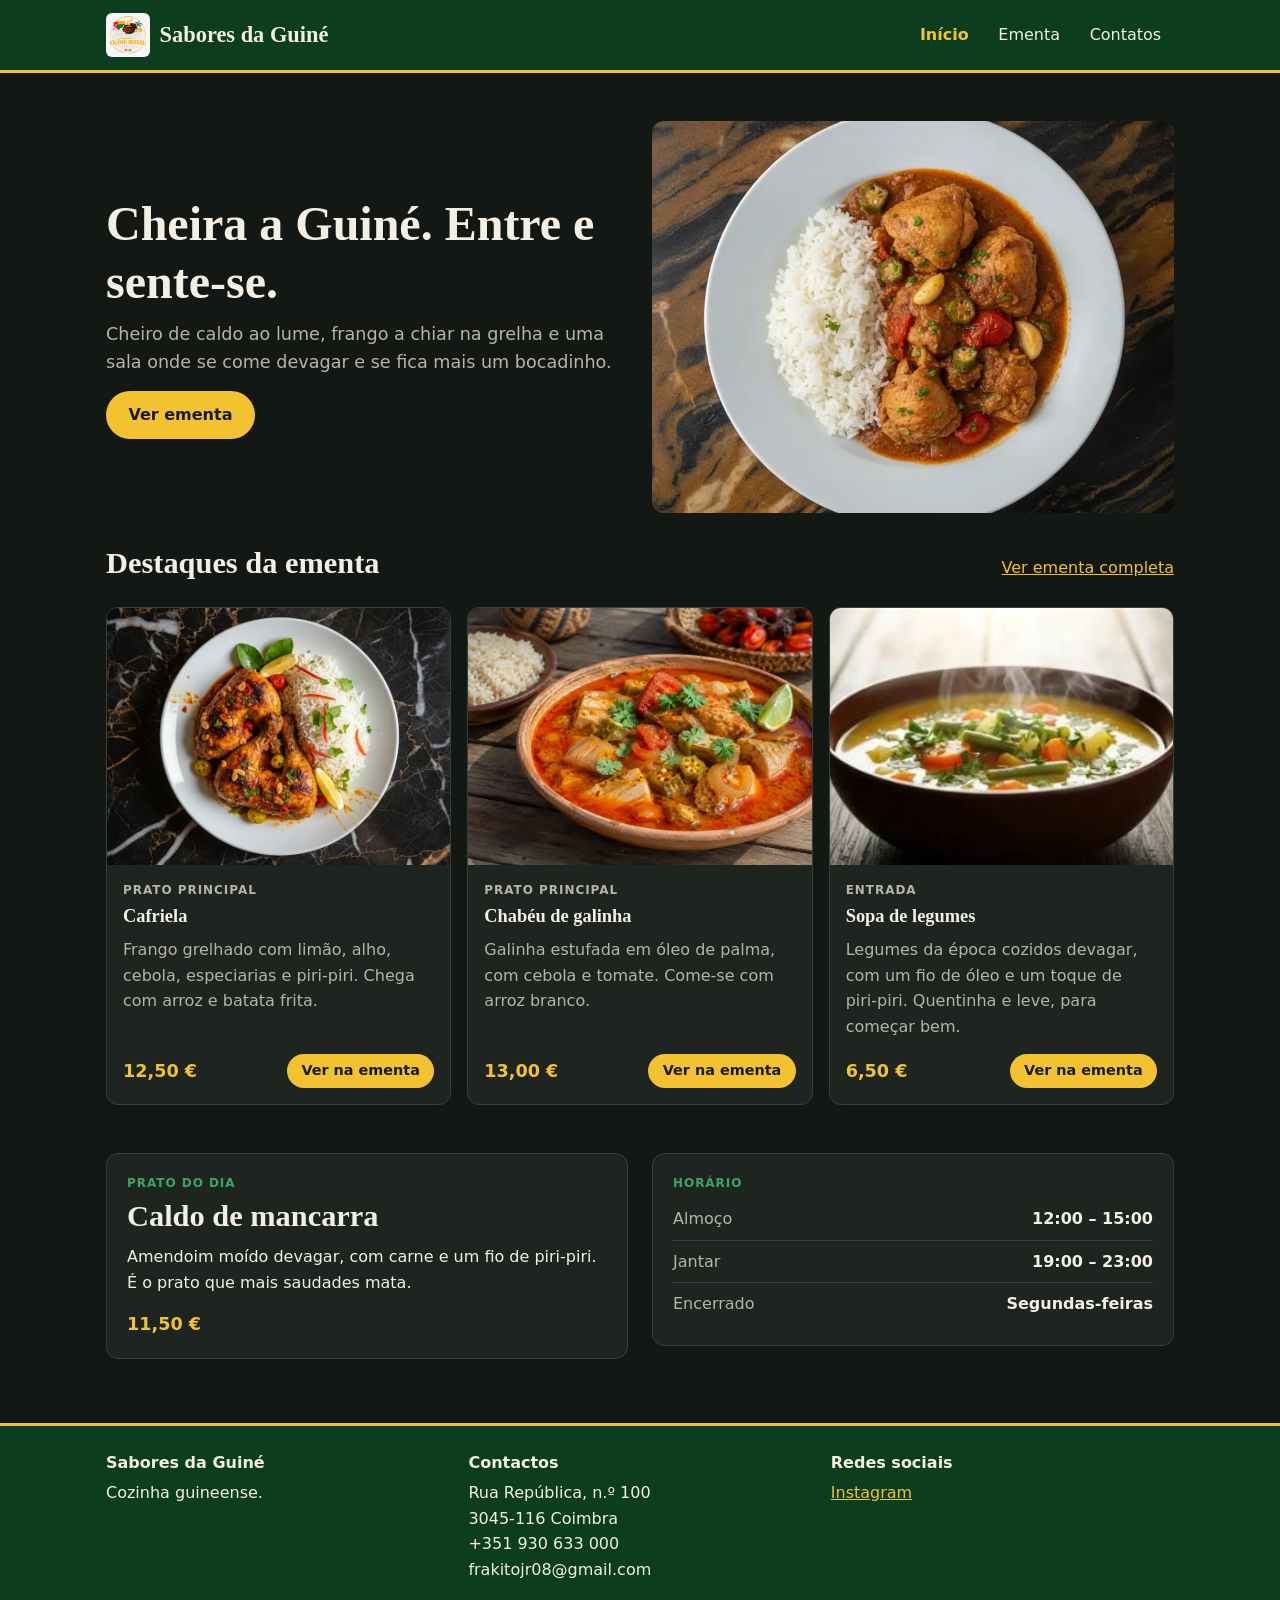
<file: index.html>
<!DOCTYPE html>
<html lang="pt">
<head>
    <meta charset="UTF-8">
    <meta name="viewport" content="width=device-width, initial-scale=1.0">
    <title>Sabores da Guiné - Cozinha guineense</title>
    <meta name="description" content="Restaurante de cozinha guineense. Veja a ementa, o prato do dia e o horário.">
    <link rel="stylesheet" href="css/styles.css">
    <script src="js/menu.js" defer></script>
</head>
<body>

    <!-- Cabeçalho (igual em todas as páginas; só muda o aria-current) -->
    <header class="cabecalho">
        <div class="contentor cabecalho__interior">
            <a href="index.html" class="logo">
                <img src="imagens/logo.jpg" alt="Logo do restaurante" class="logo__imagem">
                <span>Sabores da Guiné</span>
            </a>

            <!-- Botão do menu: só aparece em ecrãs pequenos; o comportamento está em js/menu.js -->
            <button type="button" id="menu-botao" class="menu-botao" aria-expanded="false" aria-controls="menu-principal">
                <span id="menu-icone" aria-hidden="true">☰</span> Menu
            </button>

            <nav id="menu-principal" class="menu" aria-label="Principal">
                <ul>
                    <li><a href="index.html" aria-current="page">Início</a></li>
                    <li><a href="ementa.html">Ementa</a></li>
                    <li><a href="contatos.html">Contatos</a></li>
                </ul>
            </nav>
        </div>
    </header>

    <main>

        <!-- Seção principal com o conteúdo da página -->
        <section class="contentor hero">
            <div class="hero__texto">
                <h1>Cheira a Guiné. Entre e sente-se.</h1>
                <p>Cheiro de caldo ao lume, frango a chiar na grelha e uma sala onde se come devagar e se fica mais um bocadinho.</p>
                <a href="ementa.html" class="botao">Ver ementa</a>
            </div>
            <img src="imagens/caldo-de-mancarra.webp" alt="Caldo de mancarra">
        </section>

        <!-- Seção com a ementa -->
        <section class="contentor seccao" aria-labelledby="t-destaques">
            <div class="seccao__cabecalho">
                <h2 id="t-destaques">Destaques da ementa</h2>
                <a href="ementa.html">Ver ementa completa</a>
            </div>

            <!-- Lista de pratos em destaque -->
            <div class="grelha-pratos">
                <article class="cartao">
                    <img src="imagens/cafriela-de-frango.webp" alt="Cafriela de Frango">
                    <div class="cartao__corpo">
                        <p class="etiqueta">Prato principal</p>
                        <h3>Cafriela</h3>
                        <p>Frango grelhado com limão, alho, cebola, especiarias e piri-piri. Chega com arroz e batata frita.</p>
                        <div class="cartao__rodape">
                            <span class="preco">12,50 €</span>
                            <a href="ementa.html" class="botao botao--pequeno">Ver na ementa</a>
                        </div>
                    </div>
                </article>
                
                <article class="cartao">
                    <img src="imagens/caldo-chabeu.webp" alt="Caldo de Chabéu">
                    <div class="cartao__corpo">
                        <p class="etiqueta">Prato principal</p>
                        <h3>Chabéu de galinha</h3>
                        <p>Galinha estufada em óleo de palma, com cebola e tomate. Come-se com arroz branco.</p>
                        <div class="cartao__rodape">
                            <span class="preco">13,00 €</span>
                            <a href="ementa.html" class="botao botao--pequeno">Ver na ementa</a>
                        </div>
                    </div>
                </article>

                <article class="cartao">
                    <img src="imagens/sopa-legumes.jpeg" alt="Sopa de legumes">
                    <div class="cartao__corpo">
                        <p class="etiqueta">Entrada</p>
                        <h3>Sopa de legumes</h3>
                        <p>Legumes da época cozidos devagar, com um fio de óleo e um toque de piri-piri. Quentinha e leve, para começar bem.</p>
                        <div class="cartao__rodape">
                            <span class="preco">6,50 €</span>
                            <a href="ementa.html" class="botao botao--pequeno">Ver na ementa</a>
                        </div>
                    </div>
                </article>
            </div>
        </section>

        <!-- Seção com o prato do dia e horário -->
        <section class="contentor seccao duas-colunas">
            <div class="painel">
                <p class="etiqueta">Prato do dia</p>
                <h2>Caldo de mancarra</h2>
                <p>Amendoim moído devagar, com carne e um fio de piri-piri. É o prato que mais saudades mata.</p>
                <p class="preco">11,50 €</p>
            </div>

            <div class="painel">
                <p class="etiqueta">Horário</p>
                <dl class="horario">
                    <div><dt>Almoço</dt><dd>12:00 – 15:00</dd></div>
                    <div><dt>Jantar</dt><dd>19:00 – 23:00</dd></div>
                    <div><dt>Encerrado</dt><dd>Segundas-feiras</dd></div>
                </dl>
            </div>
        </section>

    </main>

    <!-- Rodapé (igual em todas as páginas) -->
    <footer class="rodape">
        <div class="contentor rodape__interior">
            <div>
                <p class="rodape__titulo">Sabores da Guiné</p>
                <p>Cozinha guineense.</p>
            </div>
            <div>
                <p class="rodape__titulo">Contactos</p>
                <address>
                    Rua República, n.º 100<br>
                    3045-116 Coimbra<br>
                    +351 930 633 000<br>
                    frakitojr08@gmail.com
                </address>
            </div>
            <div>
                <p class="rodape__titulo">Redes sociais</p>
                <p><a href="https://www.instagram.com/sabores.245?exln=MTloM2hldDN6dGhxZQ%3D%3D&utm_source=qr" target="_blank" rel="noopener">Instagram</a></p>
            </div>
        </div>
    </footer>

</body>
</html>
</file>
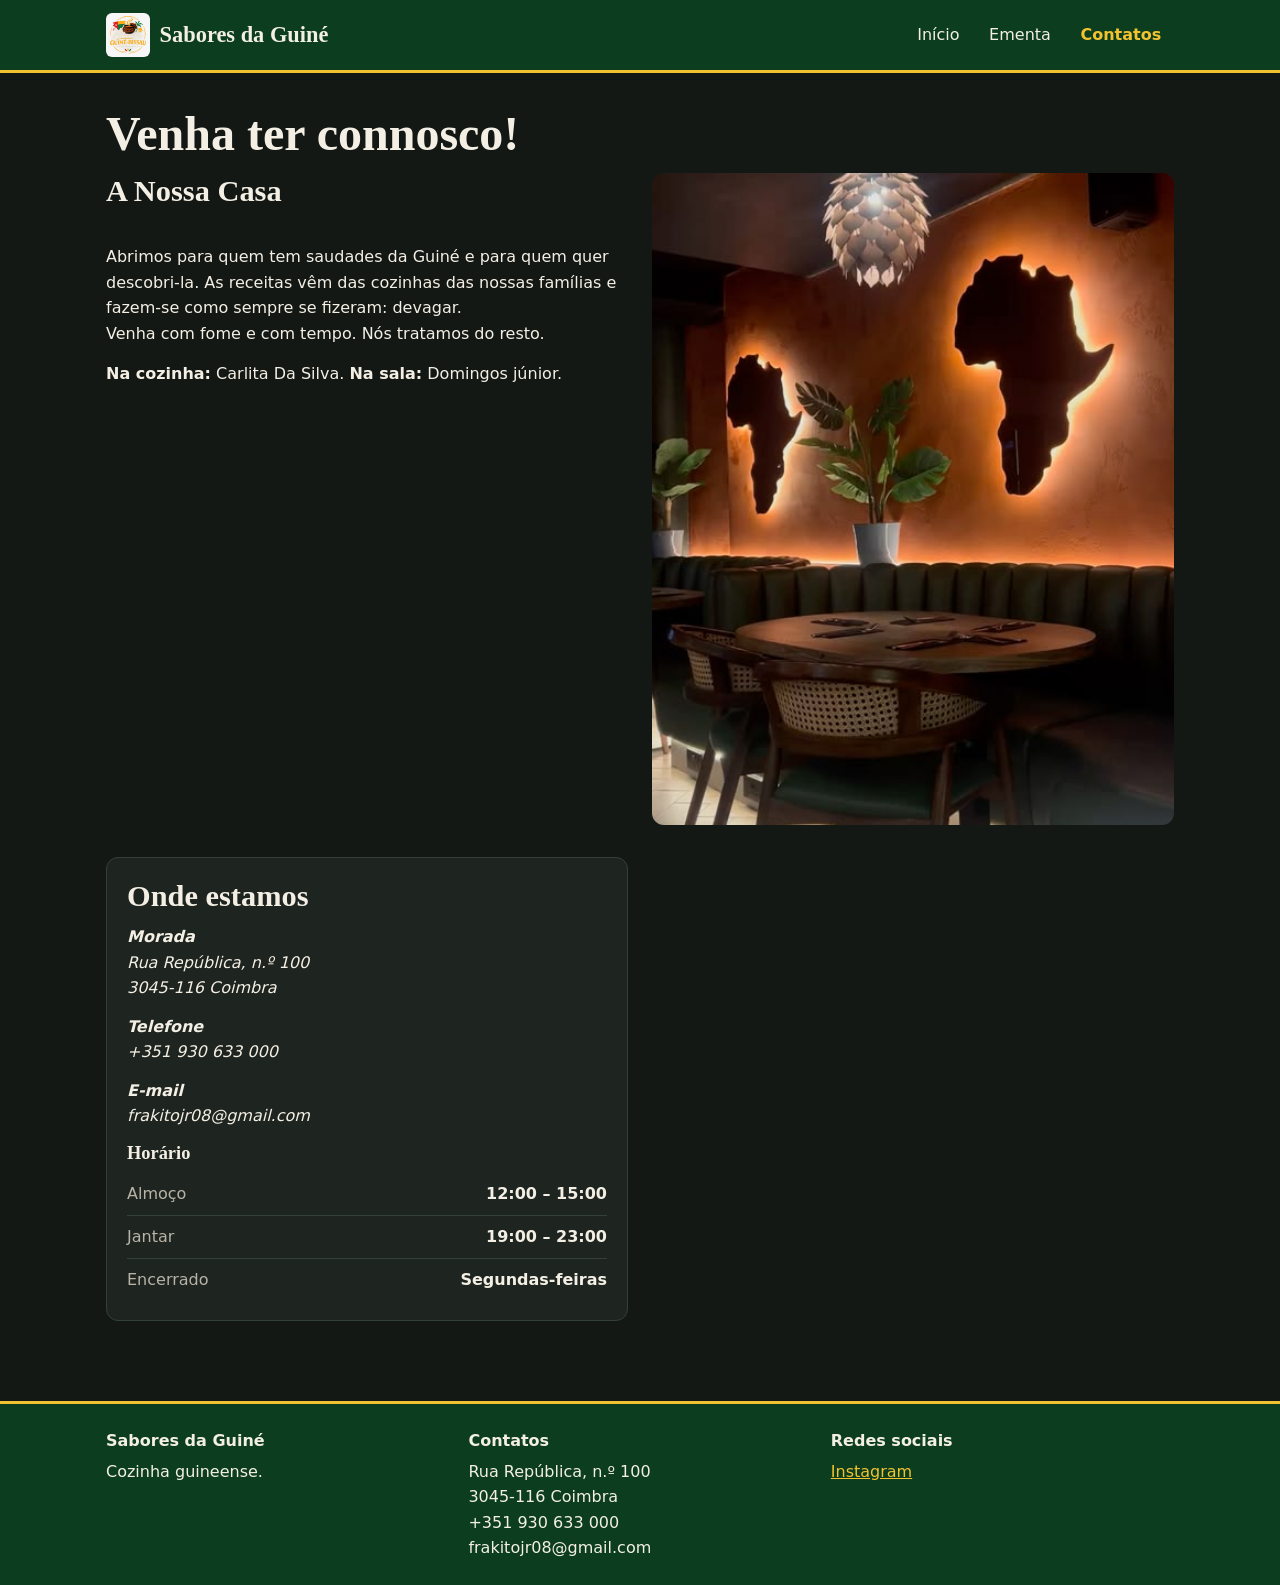
<file: contatos.html>
<!DOCTYPE html>
<html lang="pt">
<head>
    <meta charset="UTF-8">
    <meta name="viewport" content="width=device-width, initial-scale=1.0">
    <title>Contatos - Sabores da Guiné</title>
    <meta name="description" content="Conheça a casa, o horário e a morada do Sabores da Guiné.">
    <link rel="stylesheet" href="css/styles.css">
    <script src="js/menu.js" defer></script>
</head>
<body>

    <!-- Cabeçalho (igual em todas as páginas; só muda o aria-current) -->
    <header class="cabecalho">
        <div class="contentor cabecalho__interior">
            <a href="index.html" class="logo">
                <img src="imagens/logo.jpg" alt="Logo do restaurante" class="logo__imagem">
                <span>Sabores da Guiné</span>
            </a>

            <!-- Botão do menu: só aparece em ecrãs pequenos; o comportamento está em js/menu.js -->
            <button type="button" id="menu-botao" class="menu-botao" aria-expanded="false" aria-controls="menu-principal">
                <span id="menu-icone" aria-hidden="true">☰</span> Menu
            </button>

            <nav id="menu-principal" class="menu" aria-label="Principal">
                <ul>
                    <li><a href="index.html">Início</a></li>
                    <li><a href="ementa.html">Ementa</a></li>
                    <li><a href="contatos.html" aria-current="page">Contatos</a></li>
                </ul>
            </nav>
        </div>
    </header>

    <main class="contentor seccao">
        
        <h1>Venha ter connosco!</h1>

        <section class="duas-colunas" aria-labelledby="t-casa">
            <div>
                <h2 id="t-casa">A Nossa Casa</h2>
                <br>Abrimos para quem tem saudades da Guiné e para quem quer descobri-la. As receitas vêm das cozinhas das nossas famílias e fazem-se como sempre se fizeram: devagar.</br>
                <p>Venha com fome e com tempo. Nós tratamos do resto.</p>
                <p><strong>Na cozinha:</strong> Carlita Da Silva. <strong>Na sala:</strong> Domingos júnior.</p>
            </div>
            <div class="foto">
                <img src="imagens/sala.jpg" alt="Sala do restaurante">
            </div>
        </section>

        <!-- Morada, horário e mapa -->
        <section class="seccao duas-colunas" aria-labelledby="t-onde">
            <div class="painel">
                <h2 id="t-onde">Onde estamos</h2>
                <address class="info-lista">
                    <p><strong>Morada</strong><br>Rua República, n.º 100<br>3045-116 Coimbra</p>
                    <p><strong>Telefone</strong><br>+351 930 633 000</p>
                    <p><strong>E-mail</strong><br>frakitojr08@gmail.com</p>
                </address>

                <h3>Horário</h3>
                <dl class="horario">
                    <div><dt>Almoço</dt><dd>12:00 – 15:00</dd></div>
                    <div><dt>Jantar</dt><dd>19:00 – 23:00</dd></div>
                    <div><dt>Encerrado</dt><dd>Segundas-feiras</dd></div>
                </dl>
            </div>

           <iframe class="mapa" src="https://www.google.com/maps/embed?pb=!1m18!1m12!1m3!1d3047.3564717811973!2d-8.4638317!3d40.201132799999996!2m3!1f0!2f0!3f0!3m2!1i1024!2i768!4f13.1!3m3!1m2!1s0xd22f8605d20313f%3A0xcb9ccd5aecef4019!2sR.%20Rep%C3%BAblica%20100%2C%203045-117%20Coimbra!5e0!3m2!1spt-PT!2spt!4v1794453915022!5m2!1spt-PT!2spt" title="Mapa com a localização do restaurante" allowfullscreen loading="lazy" referrerpolicy="strict-origin-when-cross-origin"></iframe>
        </section>
        
        
    </main>

    <!-- Rodapé (igual em todas as páginas) -->
    <footer class="rodape">
        <div class="contentor rodape__interior">
            <div>
                <p class="rodape__titulo">Sabores da Guiné</p>
                <p>Cozinha guineense.</p>
            </div>
            <div>
                <p class="rodape__titulo">Contatos</p>
                <address>
                    Rua República, n.º 100<br>
                    3045-116 Coimbra<br>
                    +351 930 633 000<br>
                    frakitojr08@gmail.com
                </address>
            </div>
            <div>
                <p class="rodape__titulo">Redes sociais</p>
                <p><a href="https://www.instagram.com/sabores.245?exln=MTloM2hldDN6dGhxZQ%3D%3D&utm_source=qr" target="_blank" rel="noopener">Instagram</a></p>
            </div>
        </div>
    </footer>
    
</body>
</html>
</file>
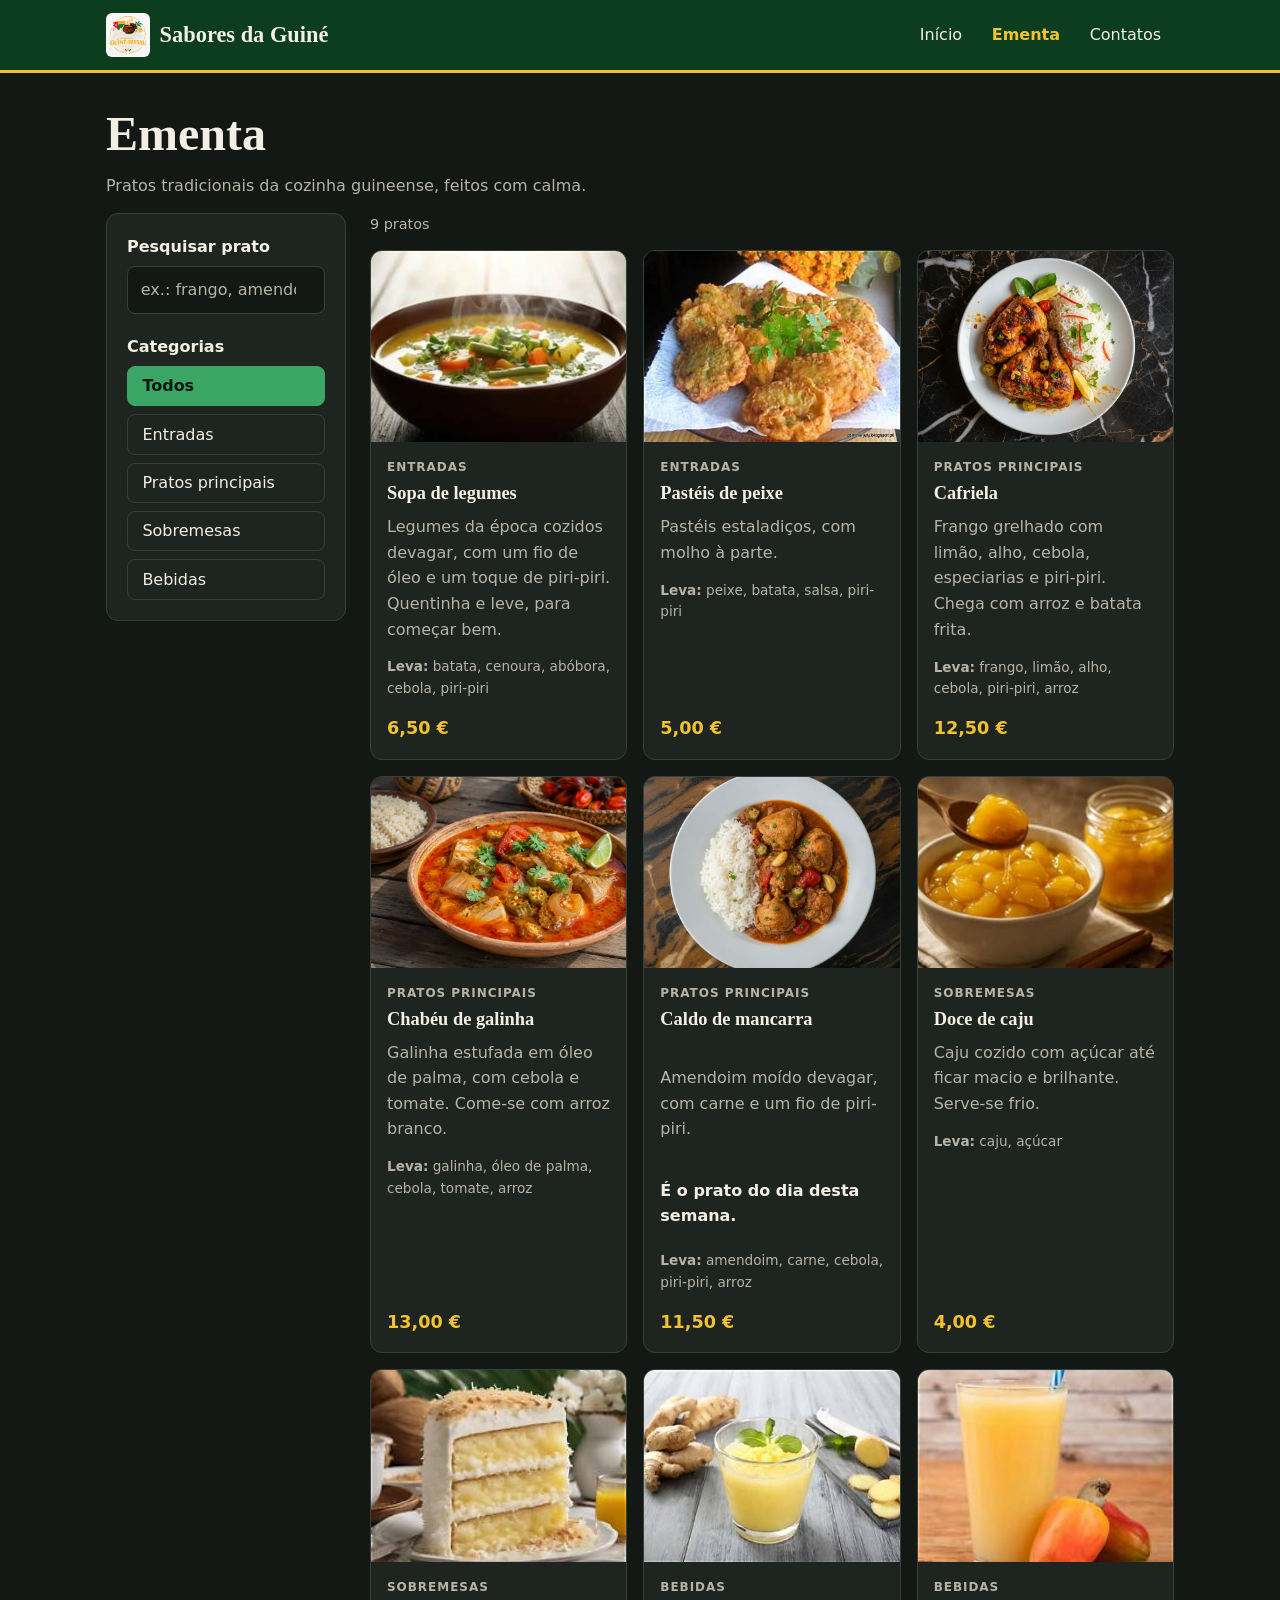
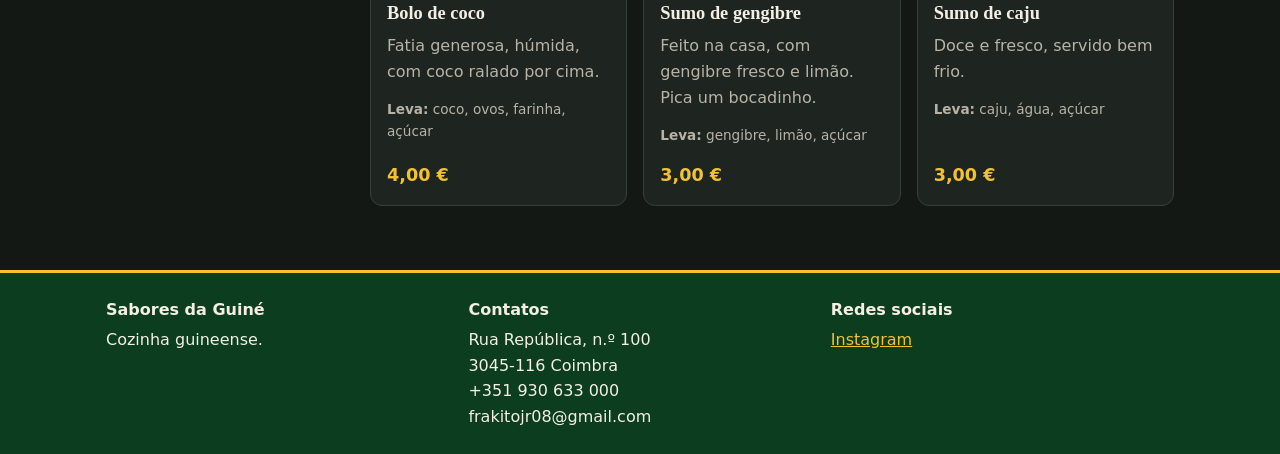
<file: ementa.html>
<!DOCTYPE html>
<html lang="pt">
<head>
    <meta charset="UTF-8">
    <meta name="viewport" content="width=device-width, initial-scale=1.0">
    <title>Ementa - Sabores da Guiné</title>
    <meta name="description" content="A ementa do Sabores da Guiné: entradas, pratos principais, sobremesas e bebidas.">
    <link rel="stylesheet" href="css/styles.css">
    <script src="js/menu.js" defer></script>
    <script src="js/ementa.js" defer></script>
</head>
<body>

    <!-- Cabeçalho (igual em todas as páginas; só muda o aria-current) -->
    <header class="cabecalho">
        <div class="contentor cabecalho__interior">
            <a href="index.html" class="logo">
                <img src="imagens/logo.jpg" alt="Logo do restaurante" class="logo__imagem">
                    <span>Sabores da Guiné</span>
            </a>

            <!-- Botão do menu: só aparece em ecrãs pequenos; o comportamento está em js/menu.js -->
            <button type="button" id="menu-botao" class="menu-botao" aria-expanded="false" aria-controls="menu-principal">
                <span id="menu-icone" aria-hidden="true">☰</span> Menu
            </button>

            <nav id="menu-principal" class="menu" aria-label="Principal">
                <ul>
                    <li><a href="index.html">Início</a></li>
                    <li><a href="ementa.html" aria-current="page">Ementa</a></li>
                    <li><a href="contatos.html">Contatos</a></li>
                </ul>
            </nav>
        </div>
    </header>

    <main class="contentor seccao">

        <h1>Ementa</h1>
        <p class="intro">Pratos tradicionais da cozinha guineense, feitos com calma.</p>

        <div class="ementa-layout">

            <!-- Pesquisa e categorias. O comportamento está em js/ementa.js -->
            <aside class="filtros painel" aria-label="Pesquisar e filtrar">
                <label for="pesquisa" class="filtros__titulo">Pesquisar prato</label>
                <input type="search" id="pesquisa" placeholder="ex.: frango, amendoim…">

                <p class="filtros__titulo">Categorias</p>
                <div class="filtros__categorias">
                    <button type="button" class="chip" data-filtro="todos" aria-pressed="true">Todos</button>
                    <button type="button" class="chip" data-filtro="entradas" aria-pressed="false">Entradas</button>
                    <button type="button" class="chip" data-filtro="pratos" aria-pressed="false">Pratos principais</button>
                    <button type="button" class="chip" data-filtro="sobremesas" aria-pressed="false">Sobremesas</button>
                    <button type="button" class="chip" data-filtro="bebidas" aria-pressed="false">Bebidas</button>
                </div>
            </aside>

            <!-- Lista de pratos -->
            <section aria-labelledby="t-lista">
                <h2 id="t-lista" class="sr-only">Lista de pratos</h2>
                <p id="contador" class="contador" aria-live="polite">9 pratos</p>

                <div class="grelha-pratos">

                    <article class="cartao prato" data-categoria="entradas">
                        <img src="imagens/sopa-legumes.jpeg" alt="Sopa de legumes">
                        <div class="cartao__corpo">
                            <p class="etiqueta">Entradas</p>
                            <h3>Sopa de legumes</h3>
                            <p>Legumes da época cozidos devagar, com um fio de óleo e um toque de piri-piri. Quentinha e leve, para começar bem.</p>
                            <p class="ingredientes"><strong>Leva:</strong> batata, cenoura, abóbora, cebola, piri-piri</p>
                            <div class="cartao__rodape"><span class="preco">6,50 €</span></div>
                        </div>
                    </article>

                    <article class="cartao prato" data-categoria="entradas">
                        <img src="imagens/pasteis-peixe.jpeg" alt="Pastéis de peixe">
                        <div class="cartao__corpo">
                            <p class="etiqueta">Entradas</p>
                            <h3>Pastéis de peixe</h3>
                            <p>Pastéis estaladiços, com molho à parte.</p>
                            <p class="ingredientes"><strong>Leva:</strong> peixe, batata, salsa, piri-piri</p>
                            <div class="cartao__rodape"><span class="preco">5,00 €</span></div>
                        </div>
                    </article>

                    <article class="cartao prato" data-categoria="pratos">
                        <img src="imagens/cafriela-de-frango.webp" alt="Cafriela de frango">
                        <div class="cartao__corpo">
                            <p class="etiqueta">Pratos principais</p>
                            <h3>Cafriela</h3>
                            <p>Frango grelhado com limão, alho, cebola, especiarias e piri-piri. Chega com arroz e batata frita.</p>
                            <p class="ingredientes"><strong>Leva:</strong> frango, limão, alho, cebola, piri-piri, arroz</p>
                            <div class="cartao__rodape"><span class="preco">12,50 €</span></div>
                        </div>
                    </article>

                    <article class="cartao prato" data-categoria="pratos">
                        <img src="imagens/caldo-chabeu.webp" alt="Caldo de chabéu">
                        <div class="cartao__corpo">
                            <p class="etiqueta">Pratos principais</p>
                            <h3>Chabéu de galinha</h3>
                            <p>Galinha estufada em óleo de palma, com cebola e tomate. Come-se com arroz branco.</p>
                            <p class="ingredientes"><strong>Leva:</strong> galinha, óleo de palma, cebola, tomate, arroz</p>
                            <div class="cartao__rodape"><span class="preco">13,00 €</span></div>
                        </div>
                    </article>

                    <article class="cartao prato" data-categoria="pratos">
                        <img src="imagens/caldo-de-mancarra.webp" alt="Caldo de mancarra">
                        <div class="cartao__corpo">
                            <p class="etiqueta">Pratos principais</p>
                            <h3>Caldo de mancarra</h3>
                            <p><br>Amendoim moído devagar, com carne e um fio de piri-piri.</br></p>
                            <h4>É o prato do dia desta semana.</h4>
                            <p class="ingredientes"><strong>Leva:</strong> amendoim, carne, cebola, piri-piri, arroz</p>
                            <div class="cartao__rodape"><span class="preco">11,50 €</span></div>
                        </div>
                    </article>

                    <article class="cartao prato" data-categoria="sobremesas">
                        <img src="imagens/doce-caju.jpeg" alt="Doce de caju">
                        <div class="cartao__corpo">
                            <p class="etiqueta">Sobremesas</p>
                            <h3>Doce de caju</h3>
                            <p>Caju cozido com açúcar até ficar macio e brilhante. Serve-se frio.</p>
                            <p class="ingredientes"><strong>Leva:</strong> caju, açúcar</p>
                            <div class="cartao__rodape"><span class="preco">4,00 €</span></div>
                        </div>
                    </article>

                    <article class="cartao prato" data-categoria="sobremesas">
                        <img src="imagens/bolo-coco.jpeg" alt="Bolo de coco">
                        <div class="cartao__corpo">
                            <p class="etiqueta">Sobremesas</p>
                            <h3>Bolo de coco</h3>
                            <p>Fatia generosa, húmida, com coco ralado por cima.</p>
                            <p class="ingredientes"><strong>Leva:</strong> coco, ovos, farinha, açúcar</p>
                            <div class="cartao__rodape"><span class="preco">4,00 €</span></div>
                        </div>
                    </article>

                    <article class="cartao prato" data-categoria="bebidas">
                        <img src="imagens/sumo-gengibre.jpeg" alt="Sumo de gengibre">
                        <div class="cartao__corpo">
                            <p class="etiqueta">Bebidas</p>
                            <h3>Sumo de gengibre</h3>
                            <p>Feito na casa, com gengibre fresco e limão. Pica um bocadinho.</p>
                            <p class="ingredientes"><strong>Leva:</strong> gengibre, limão, açúcar</p>
                            <div class="cartao__rodape"><span class="preco">3,00 €</span></div>
                        </div>
                    </article>

                    <article class="cartao prato" data-categoria="bebidas">
                        <img src="imagens/sumo-caju.jpeg" alt="Sumo de caju">
                        <div class="cartao__corpo">
                            <p class="etiqueta">Bebidas</p>
                            <h3>Sumo de caju</h3>
                            <p>Doce e fresco, servido bem frio.</p>
                            <p class="ingredientes"><strong>Leva:</strong> caju, água, açúcar</p>
                            <div class="cartao__rodape"><span class="preco">3,00 €</span></div>
                        </div>
                    </article>
                </div>

                <!-- Aparece só quando não há resultados -->
                <p id="sem-resultados" class="aviso" hidden>
                    Não encontrámos nenhum prato com essa pesquisa. Experimente outra palavra ou escolha “Todos”.
                </p>
            </section>
        </div>

    </main>

    <!-- Rodapé (igual em todas as páginas) -->
    <footer class="rodape">
        <div class="contentor rodape__interior">
            <div>
                <p class="rodape__titulo">Sabores da Guiné</p>
                <p>Cozinha guineense.</p>
            </div>
            <div>
                <p class="rodape__titulo">Contatos</p>
                <address>
                    Rua República, n.º 100<br>
                    3045-116 Coimbra<br>
                    +351 930 633 000<br>
                    frakitojr08@gmail.com
                </address>
            </div>
            <div>
                <p class="rodape__titulo">Redes sociais</p>
                <p><a href="https://www.instagram.com/sabores.245?exln=MTloM2hldDN6dGhxZQ%3D%3D&utm_source=qr" target="_blank" rel="noopener">Instagram</a></p>
            </div>
        </div>
    </footer>
   
</body>
</html>
</file>
<file: css/styles.css>
/* ------- 1. Variáveis (cores e fontes num só sítio) ------- */
:root {
    --fundo: #141815;
    --superficie: #1e2520;
    --linha: #34403a;
    --verde-escuro: #0b3d1e;
    --verde: #3aa564;
    --amarelo: #f2c230;

    --texto: #f4efe4;
    --texto-suave: #b8b3a6;
    --raio: 12px;
    --fonte: "Segoe UI", system-ui, -apple-system, Roboto, Arial, sans-serif;
    --fonte-titulos: Georgia, "Times New Roman", serif;
}

/* ---------- 2. Base ---------- */
*, *::before, *::after { box-sizing: border-box; }

body {
    margin: 0;
    background: var(--fundo);
    color: var(--texto);
    font-family: var(--fonte);
    line-height: 1.6;
}

h1, h2, h3 {
    font-family: var(--fonte-titulos);
    line-height: 1.2;
    margin: 0 0 0.6rem;
}
h1 { font-size: clamp(2rem, 6vw, 3rem); }
h2 { font-size: clamp(1.4rem, 4vw, 1.9rem); }
h3 { font-size: 1.15rem; }
p  { margin: 0 0 0.9rem; }

a { color: var(--amarelo); }
img { max-width: 100%; display: block; }

/* Dá sempre um contorno visível a quem navega com o teclado */
:focus-visible { outline: 3px solid var(--amarelo); outline-offset: 2px; }

[hidden] { display: none !important; }

/* Texto só para leitores de ecrã */
.sr-only {
    position: absolute; width: 1px; height: 1px; overflow: hidden;
    clip: rect(0 0 0 0); white-space: nowrap;
}

.contentor { max-width: 1100px; margin: 0 auto; padding: 0 1rem; }

/* ---------- 3. Cabeçalho e menu ---------- */
.cabecalho {
    background: var(--verde-escuro);
    border-bottom: 3px solid var(--amarelo);
}
.cabecalho__interior {
    display: flex; flex-wrap: wrap; align-items: center;
    justify-content: space-between; gap: 0.5rem;
    padding-top: 0.8rem; padding-bottom: 0.8rem;
}
.logo {
    font-family: var(--fonte-titulos);
    font-size: 1.4rem; font-weight: 700;
    color: var(--texto); text-decoration: none;
    display: flex;
    align-items: center;
    gap: 0.6rem;
}

.logo__imagem {
    height: 44px;  
    width: auto;
    border-radius: 6px;
}

/* Botão do menu (só visível no telemóvel) */
.menu-botao {
    background: transparent; color: var(--texto);
    border: 1px solid var(--texto-suave); border-radius: 8px;
    padding: 0.4rem 0.8rem; font: inherit; cursor: pointer;
}
.menu-botao[aria-expanded="true"] { background: var(--texto); color: var(--verde-escuro); }

/* No telemóvel o menu está escondido até receber a classe "aberto" (js/menu.js) */
.menu { display: none; width: 100%; }
.menu.aberto { display: block; }

.menu ul { list-style: none; margin: 0; padding: 0.5rem 0 0; display: flex; flex-direction: column; gap: 0.25rem; }
.menu a {
    display: block; padding: 0.6rem 0.8rem; border-radius: 8px;
    color: var(--texto); text-decoration: none;
}
.menu a:hover { background: rgba(255, 255, 255, 0.1); }
.menu a[aria-current="page"] { color: var(--amarelo); font-weight: 600; }

/* ---------- 4. Componentes reutilizáveis ---------- */

/* Botões */
.botao {
    display: inline-block; background: var(--amarelo); color: #1a1a1a;
    font-weight: 600; text-decoration: none;
    padding: 0.7rem 1.4rem; border: 0; border-radius: 999px;
    font-family: inherit; font-size: 1rem; cursor: pointer;
}
.botao:hover { background: #ffd54f; }
.botao--pequeno { padding: 0.35rem 0.9rem; font-size: 0.9rem; }

/* Foto da sala (página de contactos) */
.foto {
    aspect-ratio: 4 / 5;
    overflow: hidden;
    border-radius: var(--raio);
}
.foto img {
    width: 100%;
    height: 100%;  
    object-fit: cover;
    object-position: center 60%;  /* sobe ou desce para escolher a parte da foto que aparece */
}

/* Cartões (pratos) */
.grelha-pratos { display: grid; grid-template-columns: 1fr; gap: 1rem; }
.cartao {
    display: flex; flex-direction: column; overflow: hidden;
    background: var(--superficie); border: 1px solid var(--linha); border-radius: var(--raio);
}
.cartao .foto { border: 0; border-radius: 0; }
.cartao__corpo { display: flex; flex-direction: column; flex: 1; padding: 1rem; }
.cartao__corpo p { color: var(--texto-suave); }
.cartao__rodape {
    display: flex; align-items: center; justify-content: space-between;
    gap: 0.5rem; margin-top: auto;
}
.ingredientes { font-size: 0.85rem; }

.etiqueta {
    margin: 0 0 0.3rem; color: var(--verde);
    font-size: 0.75rem; font-weight: 700; letter-spacing: 0.08em; text-transform: uppercase;
}
.preco { color: var(--amarelo); font-weight: 700; font-size: 1.1rem; margin: 0; }

/* Painéis (blocos com fundo) */
.painel {
    background: var(--superficie); border: 1px solid var(--linha);
    border-radius: var(--raio); padding: 1.25rem;
}

/* Lista de horário */
.horario { margin: 0; }
.horario div {
    display: flex; justify-content: space-between; gap: 1rem;
    padding: 0.5rem 0; border-bottom: 1px solid var(--linha);
}
.horario div:last-child { border-bottom: 0; }
.horario dt { color: var(--texto-suave); }
.horario dd { margin: 0; font-weight: 600; }

/* Avisos (sem resultados, confirmação do formulário) */
.aviso { padding: 1rem; border: 1px dashed var(--linha); border-radius: var(--raio); color: var(--texto-suave); }
.aviso--ok { border: 1px solid var(--verde); color: var(--texto); margin-top: 1rem; }

/* ---------- 5. Secções das páginas ---------- */
.seccao { padding-top: 2rem; padding-bottom: 1rem; }
.seccao__cabecalho {
    display: flex; flex-wrap: wrap; align-items: baseline;
    justify-content: space-between; gap: 0.5rem; margin-bottom: 1rem;
}
.intro { color: var(--texto-suave); }

/* Apresentação da página inicial */
.hero { display: grid; grid-template-columns: 1fr; gap: 1.5rem; align-items: center; padding-top: 2rem; }
.hero__texto p { font-size: 1.1rem; color: var(--texto-suave); max-width: 32rem; }

/* Duas colunas que passam a uma só no telemóvel */
.duas-colunas { display: grid; grid-template-columns: 1fr; gap: 1.5rem; align-items: start; }

.info-lista p { margin-bottom: 0.8rem; }

/* Fotos diretamente nos cartões e na apresentação */
.cartao img,
.hero img {
  width: 100%;
  aspect-ratio: 4 / 3;
  object-fit: cover;
}
.hero img { border-radius: var(--raio); }

/* Mapa */
.mapa {
  width: 100%;
  aspect-ratio: 16 / 10;
  border: 0;
  border-radius: var(--raio);
}

/* ---------- 6. Ementa ---------- */
.ementa-layout { display: grid; grid-template-columns: 1fr; gap: 1.5rem; }

.filtros__titulo { display: block; margin: 0 0 0.4rem; font-weight: 600; }
.filtros__categorias { display: flex; flex-wrap: wrap; gap: 0.5rem; }

/* Caixa de pesquisa da ementa */
.filtros input[type="search"] {
  width: 100%;
  padding: 0.65rem 0.8rem;
  margin-bottom: 1.25rem;   
  background: var(--fundo);
  color: var(--texto);
  border: 1px solid var(--linha);
  border-radius: 8px;
  font: inherit;
}
.filtros input[type="search"]::placeholder { color: var(--texto-suave); }

.chip {
    background: transparent; color: var(--texto);
    border: 1px solid var(--linha); border-radius: 999px;
    padding: 0.4rem 0.9rem; font: inherit; cursor: pointer;
}
.chip:hover { border-color: var(--verde); }
.chip[aria-pressed="true"] { background: var(--verde); border-color: var(--verde); color: #0d1a11; font-weight: 600; }

.contador { color: var(--texto-suave); font-size: 0.9rem; }

/* ---------- 8. Rodapé ---------- */
.rodape { margin-top: 3rem; background: var(--verde-escuro); border-top: 3px solid var(--amarelo); }
.rodape__interior { display: grid; grid-template-columns: 1fr; gap: 1.2rem; padding-top: 1.5rem; padding-bottom: 1.5rem; }
.rodape__titulo { margin: 0 0 0.3rem; font-weight: 700; }
.rodape address { font-style: normal; }
.rodape p { margin-bottom: 0.3rem; }

/* ---------- 9. Ecrãs maiores ---------- */
@media (min-width: 600px) {
    .grelha-pratos { grid-template-columns: repeat(2, 1fr); }
    .campo--largo { grid-column: 1 / -1; }
    .rodape__interior { grid-template-columns: repeat(3, 1fr); }
}

@media (min-width: 768px) {
    /* O menu fica sempre visível e deixa de haver botão */
    .menu-botao { display: none; }
    .menu { display: block; width: auto; }
    .menu ul { flex-direction: row; padding: 0; }

    .hero { grid-template-columns: 1fr 1fr; padding-top: 3rem; }
    .duas-colunas { grid-template-columns: 1fr 1fr; }
}

@media (min-width: 900px) {
    .grelha-pratos { grid-template-columns: repeat(3, 1fr); }

    /* Ementa: filtros à esquerda, pratos à direita */
    .ementa-layout { grid-template-columns: 240px 1fr; align-items: start; }
    .filtros { position: sticky; top: 1rem; }
    .filtros__categorias { flex-direction: column; align-items: stretch; }
    .chip { text-align: left; border-radius: 8px; }

    /* Na ementa há menos espaço, por isso 2 colunas chegam */
    .ementa-layout .grelha-pratos { grid-template-columns: repeat(2, 1fr); }
}

@media (min-width: 1100px) {
    .ementa-layout .grelha-pratos { grid-template-columns: repeat(3, 1fr); }
}
</file>
